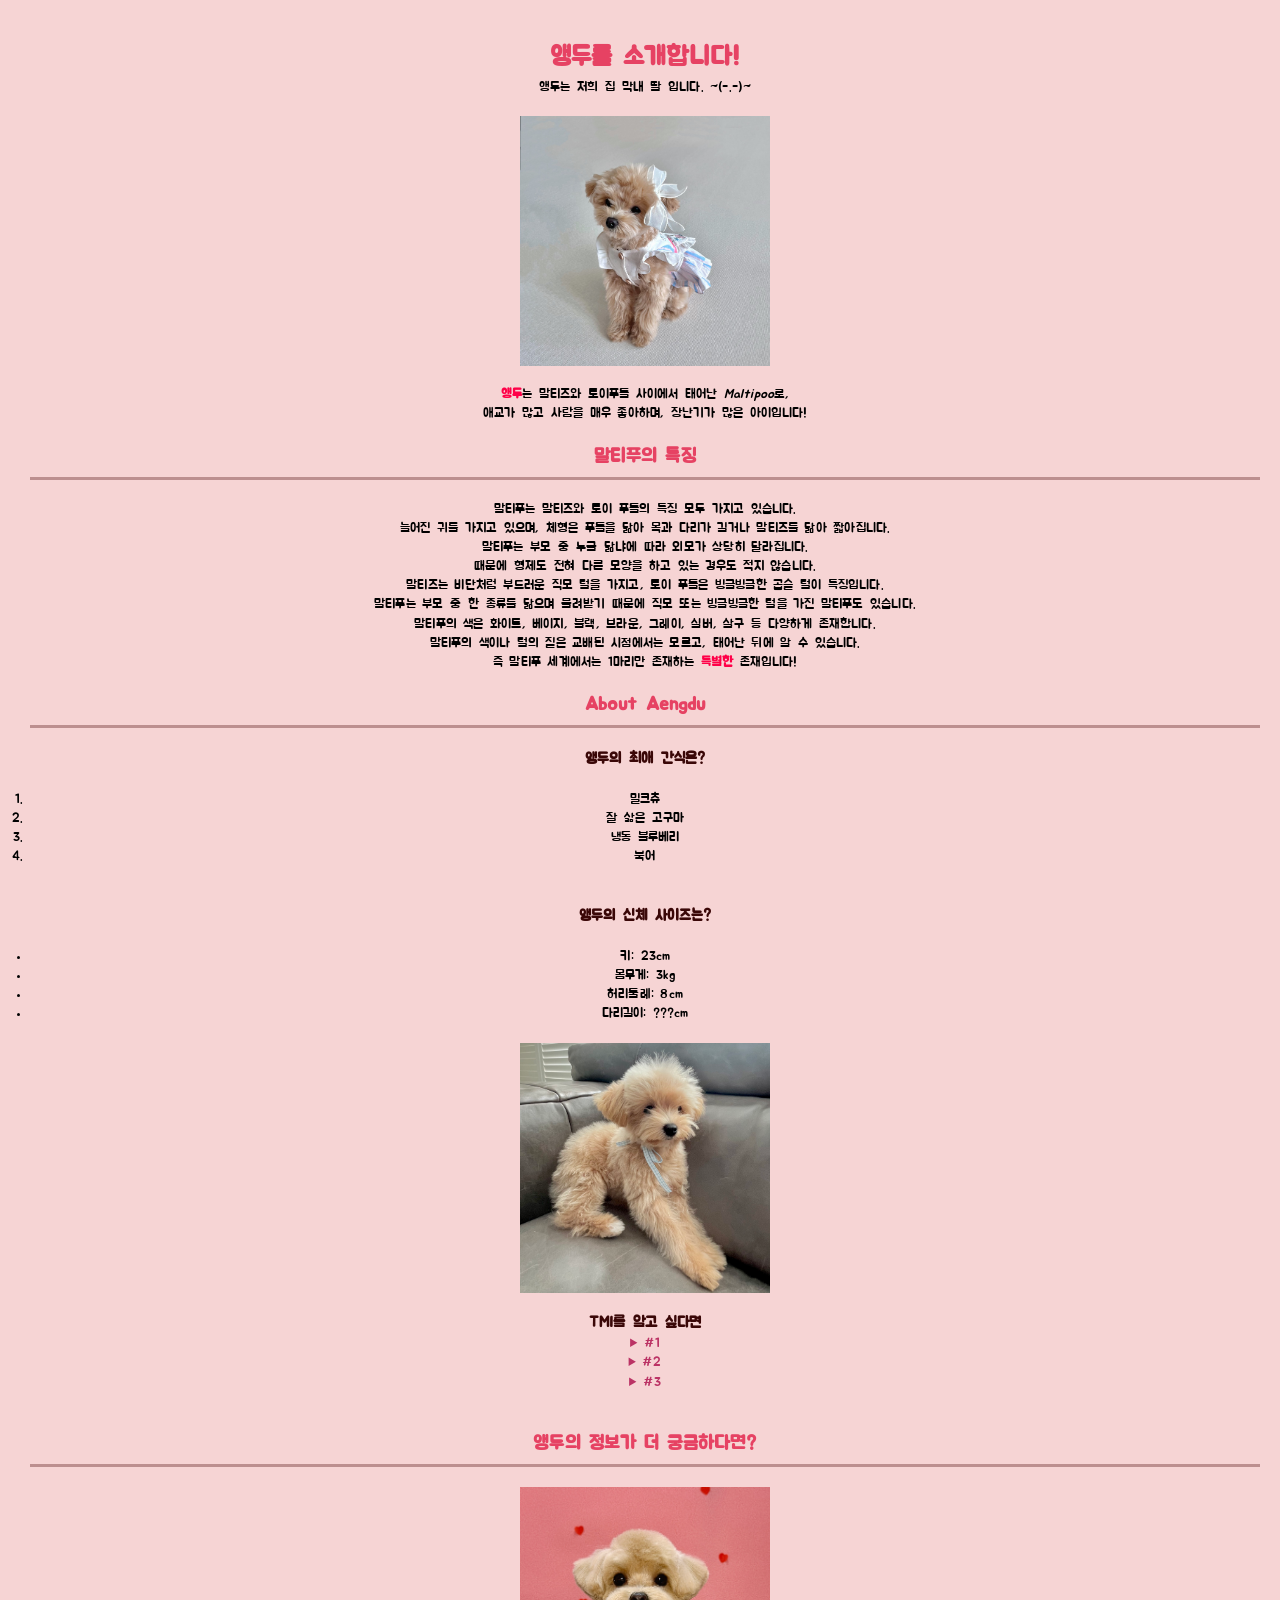
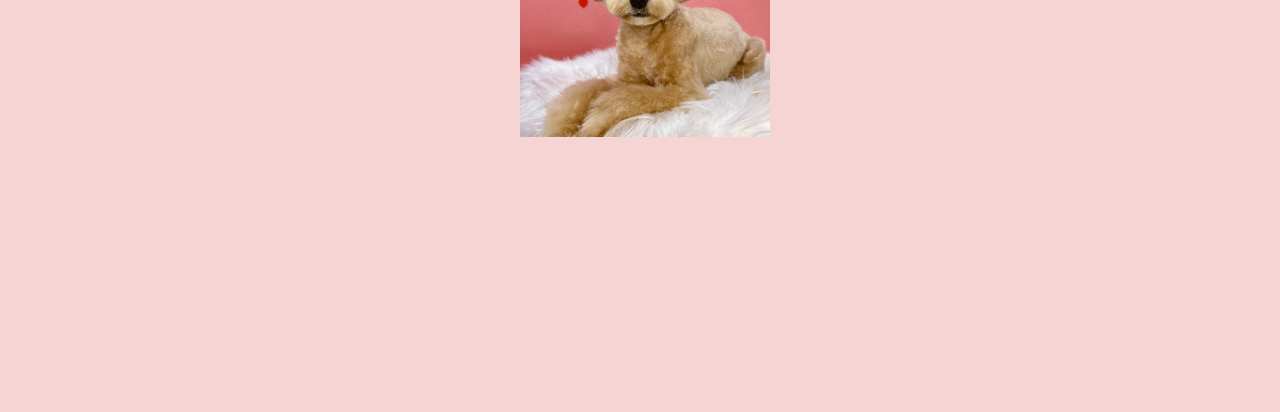
<file: index.html>
<!DOCTYPE html>
<html lang="en">
<head>
    <meta charset="UTF-8">
    <meta name="viewport" content="width=device-width, initial-scale=1.0">
    <link rel="stylesheet" href="style.css" />
    <link rel="<link rel="preconnect" href="https://fonts.googleapis.com">
    <link href="https://fonts.googleapis.com/css2?family=Fontdiner+Swanky&family=Jua&family=Turret+Road:wght@200;300;400;500;700;800&display=swap" rel="stylesheet">
    <title>Introducing Aengdu</title>
</head>
<body>
    <br />
    <h1 class="reveal">앵두를 소개합니다!</h1>
    <p class="reveal">앵두는 저희 집 막내 딸 입니다. ~(-.-)~</p>
    <br />
    <img class="reveal" src="pretty.jpg" alt="예쁨" width="250px"/>
    <p class="reveal">
    <br/>
    <strong>앵두</strong>는 말티즈와 토이푸들 사이에서 태어난 <i>Maltipoo</i>로, <br/>애교가 많고 사람을 매우 좋아하며, 장난기가 많은 아이입니다!
    </p>
    <div class="instruction">
    </div>
    <br />
    <h2 class="reveal">말티푸의 특징</h2>
    <p class="reveal"> 말티푸는 말티즈와 토이 푸들의 특징 모두 가지고 있습니다. <br/>
    늘어진 귀를 가지고 있으며, 체형은 푸들을 닮아 목과 다리가 길거나 말티즈를 닮아 짧아집니다.<br/>
    말티푸는 부모 중 누굴 닮냐에 따라 외모가 상당히 달라집니다.<br/>
    때문에 형제도 전혀 다른 모양을 하고 있는 경우도 적지 않습니다.<br/>
    ​말티즈는 비단처럼 부드러운 직모 털을 가지고, 토이 푸들은 빙글빙글한 곱슬 털이 특징입니다.<br/>
    말티푸는 부모 중 한 종류를 닮으며 물려받기 때문에 직모 또는 빙글빙글한 털을 가진 말티푸도 있습니다.<br/>
    ​말티푸의 색은 화이트, 베이지, 블랙, 브라운, 그레이, 실버, 살구 등 다양하게 존재합니다.<br/>
    ​말티푸의 색이나 털의 질은 교배된 시점에서는 모르고, 태어난 뒤에 알 수 있습니다.<br/>
    즉 말티푸 세계에서는 1마리만 존재하는 <strong>특별한</strong> 존재입니다!<br/>
    </p>
    </br>
    <h2 class="reveal eng-title">About Aengdu</h2>
    <h3 class="reveal">앵두의 최애 간식은?</h3>
    <br/>
     <ol class="reveal">
      <li>밀크츄</li>
      <li>잘 삶은 고구마</li>
      <li>냉동 블루베리</li>
      <li>북어</li>
     </ol>
     <br/>
     <br/>
    <h3 class="reveal">앵두의 신체 사이즈는?</h3>
    <br/>
      <ul class="reveal">
      <li>키: 23cm</li>
      <li>몸무게: 3kg</li>
      <li>허리둘레: 8cm</li>
      <li>다리길이: ???cm</li>
      <br />
      <img src="longlegs.jpeg" alt="다리" width="250px"/>
    </ul>
    <br/>
    <h3 class="reveal">TMI를 알고 싶다면</h3>
    <details class="reveal">
        <summary>#1</summary>
        <p>머리카락 잘 물어뜯는다.</p>
        <img src="kawaii.jpeg" alt="뺴꼼" width="250px"/>
        </details>
        <details class="reveal"><summary>#2</summary>
        <P>식탐이 많다.</P>
        <img src="bite.jpg" alt="물어" width="250px"/>
        </details>
        <details class="reveal"><summary>#3</summary>
        <P> 서열이 높다.</P>
        <img src="alien.jpeg" alt="외계인" width="250px"/>
    </details>
    <br />
    <br />
<h2 class="reveal">앵두의 정보가 더 궁금하다면?</h2>
<img class="reveal" src="moreinfo.jpg" alt="더더" width="250px"/>
    <br />
    <br />
    <ul class="reveal">
      <li>
        <a href="https://namu.wiki/w/말티푸"> -> 말티푸 알아보기</a> </li>
        <li>
        <a href="https://www.instagram.com/aengdu_son?utm_source=ig_web_button_share_sheet&igsh=ZDNlZDc0MzIxNw==">앵두의 인스타</a>
      </li>
      <li>
        <a href="tel:010-7232-7475">앵두맘의 전화번호</a>
      </li>
      <li>
        <a href="#top">처음으로</a>
      </li>
    </ul>
    <br />
    <br />
<div>
    <p class="reveal">이 웹사이트가 마음에 드신다면 <strong>좋아요</strong> 를 눌러주세요!</p>
    <menu class="reveal">
        <ol>
            <button type="button" onclick="showHeart()">좋아요</button>
            <span id="heart"></span> <br/>
            <button type="button" onclick="showSad()">싫어요</button>
            <span id="sad"></span>
         </ol>
    </menu>
</div>
</br>
<br/>
<script>
    const observer = new IntersectionObserver((entries) => {
        entries.forEach(entry => {
            if (entry.isIntersecting) {
                entry.target.classList.add('visible');
            }
        });
    }, { threshold: 0.15 });

    document.querySelectorAll('.reveal').forEach(el => observer.observe(el));

    function showHeart() {
        document.getElementById('heart').textContent = '❤️';
    }
    function showSad() {
        document.getElementById('sad').textContent = '😭';
    }
</script>
</body>
</html>
</file>
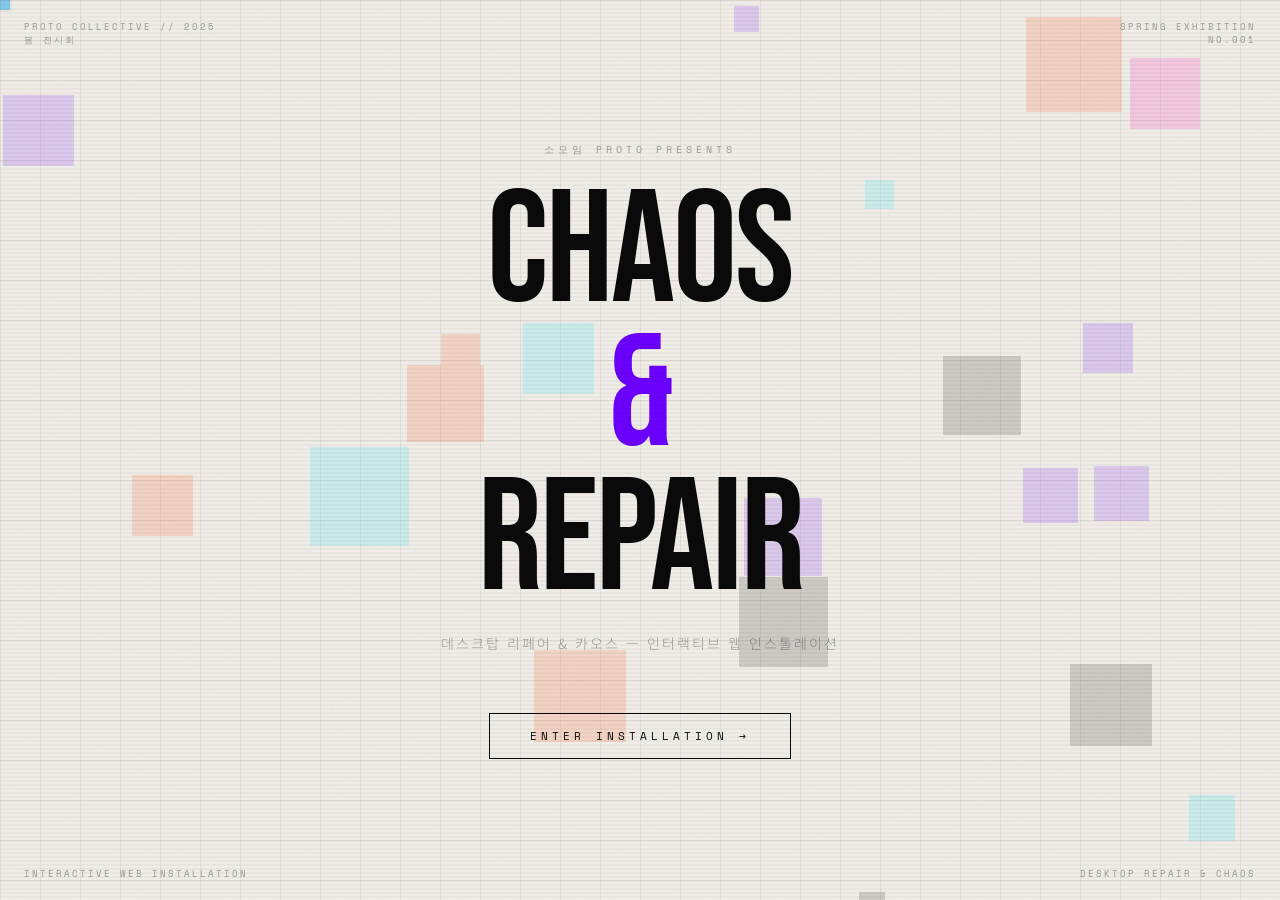
<file: Taeheeexample.html>
<!DOCTYPE html>
<html lang="ko">
<head>
<meta charset="UTF-8">
<meta name="viewport" content="width=device-width, initial-scale=1.0">
<title>PROTO // SPRING EXHIBIT 2025</title>
<style>
  @import url('https://fonts.googleapis.com/css2?family=Space+Mono:ital,wght@0,400;0,700;1,400&family=Bebas+Neue&family=Noto+Sans+KR:wght@300;400;700&display=swap');

  :root {
    --bg: #f0ede8;
    --black: #0a0a0a;
    --white: #fafafa;
    --purple: #6b00ff;
    --orange: #ff4500;
    --cyan: #00e5ff;
    --magenta: #ff00aa;
    --gray: #999;
  }

  * { margin: 0; padding: 0; box-sizing: border-box; }

  body {
    background: var(--bg);
    font-family: 'Space Mono', monospace;
    overflow: hidden;
    width: 100vw;
    height: 100vh;
    cursor: none;
  }

  /* ── CUSTOM CURSOR ── */
  #cursor {
    position: fixed;
    width: 20px; height: 20px;
    border: 2px solid var(--black);
    border-radius: 50%;
    pointer-events: none;
    z-index: 99999;
    transform: translate(-50%, -50%);
    transition: transform 0.05s, width 0.1s, height 0.1s;
    mix-blend-mode: difference;
    background: rgba(255,255,255,0.8);
  }
  #cursor.hammer { border-radius: 2px; width: 24px; height: 24px; background: rgba(255,69,0,0.5); }
  #cursor.spray  { border-radius: 50%; width: 30px; height: 30px; background: rgba(107,0,255,0.3); border-style: dashed; }
  #cursor.tape   { border-radius: 0; width: 40px; height: 8px; background: rgba(0,229,255,0.5); }
  #cursor.stitch { border-radius: 50% 0; width: 16px; height: 16px; background: rgba(255,0,170,0.5); }
  #cursor.gun    { border-radius: 0; width: 6px; height: 6px; background: red; }

  /* ── SCANLINES overlay ── */
  body::after {
    content: '';
    position: fixed; inset: 0;
    background: repeating-linear-gradient(0deg, transparent, transparent 2px, rgba(0,0,0,0.03) 2px, rgba(0,0,0,0.03) 4px);
    pointer-events: none;
    z-index: 9000;
  }

  /* ══════════════════════
     SCREEN 1: COVER
  ══════════════════════ */
  #cover {
    position: fixed; inset: 0;
    display: flex; flex-direction: column;
    align-items: center; justify-content: center;
    background: var(--bg);
    z-index: 100;
    cursor: none;
  }

  .cover-noise {
    position: absolute; inset: 0;
    background-image: url("data:image/svg+xml,%3Csvg viewBox='0 0 256 256' xmlns='http://www.w3.org/2000/svg'%3E%3Cfilter id='n'%3E%3CfeTurbulence type='fractalNoise' baseFrequency='0.9' numOctaves='4' stitchTiles='stitch'/%3E%3C/filter%3E%3Crect width='100%25' height='100%25' filter='url(%23n)' opacity='0.05'/%3E%3C/svg%3E");
    opacity: 0.4;
  }

  .cover-grid {
    position: absolute; inset: 0;
    background-image: linear-gradient(rgba(0,0,0,0.06) 1px, transparent 1px),
                      linear-gradient(90deg, rgba(0,0,0,0.06) 1px, transparent 1px);
    background-size: 40px 40px;
  }

  /* Glitchy image tiles in background */
  .bg-tiles {
    position: absolute; inset: 0;
    overflow: hidden;
    opacity: 0.15;
  }
  .bg-tile {
    position: absolute;
    background: var(--purple);
    animation: tileDrift 8s infinite alternate ease-in-out;
  }

  @keyframes tileDrift {
    0%   { transform: translate(0,0) rotate(0deg); opacity: 0.3; }
    100% { transform: translate(10px,5px) rotate(2deg); opacity: 0.6; }
  }

  .cover-tag {
    font-size: 10px;
    letter-spacing: 4px;
    color: var(--gray);
    text-transform: uppercase;
    margin-bottom: 24px;
    position: relative;
  }

  .cover-title {
    font-family: 'Bebas Neue', sans-serif;
    font-size: clamp(80px, 15vw, 160px);
    color: var(--black);
    line-height: 0.9;
    text-align: center;
    position: relative;
    letter-spacing: -2px;
  }

  .cover-title span {
    display: block;
    position: relative;
  }

  .cover-title .glitch-layer {
    position: absolute; top: 0; left: 0; right: 0;
    color: var(--purple);
    clip-path: polygon(0 30%, 100% 30%, 100% 50%, 0 50%);
    animation: glitchSlide 4s infinite;
    opacity: 0;
  }
  .cover-title .glitch-layer2 {
    position: absolute; top: 0; left: 0; right: 0;
    color: var(--orange);
    clip-path: polygon(0 60%, 100% 60%, 100% 75%, 0 75%);
    animation: glitchSlide2 4s infinite;
    opacity: 0;
  }

  @keyframes glitchSlide {
    0%, 85%, 100% { opacity: 0; transform: translateX(0); }
    86% { opacity: 1; transform: translateX(-5px); }
    87% { opacity: 1; transform: translateX(5px); }
    88% { opacity: 0; }
    92% { opacity: 1; transform: translateX(-3px); }
    93% { opacity: 0; }
  }
  @keyframes glitchSlide2 {
    0%, 88%, 100% { opacity: 0; transform: translateX(0); }
    89% { opacity: 1; transform: translateX(4px); }
    91% { opacity: 0; }
  }

  .cover-sub {
    font-family: 'Noto Sans KR', sans-serif;
    font-weight: 300;
    font-size: 14px;
    color: var(--gray);
    margin-top: 20px;
    letter-spacing: 2px;
  }

  .cover-cta {
    margin-top: 60px;
    padding: 14px 40px;
    border: 1.5px solid var(--black);
    background: transparent;
    font-family: 'Space Mono', monospace;
    font-size: 11px;
    letter-spacing: 4px;
    text-transform: uppercase;
    cursor: none;
    position: relative;
    overflow: hidden;
    transition: color 0.2s;
    color: var(--black);
  }
  .cover-cta::before {
    content: '';
    position: absolute; inset: 0;
    background: var(--black);
    transform: translateX(-100%);
    transition: transform 0.3s ease;
  }
  .cover-cta:hover::before { transform: translateX(0); }
  .cover-cta:hover { color: var(--white); }
  .cover-cta span { position: relative; z-index: 1; }

  .cover-corner {
    position: absolute;
    font-size: 9px;
    letter-spacing: 2px;
    color: var(--gray);
    font-family: 'Space Mono', monospace;
  }
  .cover-corner.tl { top: 20px; left: 24px; }
  .cover-corner.tr { top: 20px; right: 24px; text-align: right; }
  .cover-corner.bl { bottom: 20px; left: 24px; }
  .cover-corner.br { bottom: 20px; right: 24px; text-align: right; }

  /* ══════════════════════
     SCREEN 2: TOOL SELECT
  ══════════════════════ */
  #tool-select {
    position: fixed; inset: 0;
    display: none;
    flex-direction: column;
    align-items: center; justify-content: center;
    background: var(--black);
    z-index: 90;
  }

  .ts-header {
    font-family: 'Bebas Neue', sans-serif;
    font-size: clamp(48px, 8vw, 100px);
    color: var(--white);
    letter-spacing: 8px;
    margin-bottom: 8px;
    animation: tsIn 0.6s cubic-bezier(.16,1,.3,1) both;
  }
  .ts-sub {
    font-size: 10px;
    color: var(--gray);
    letter-spacing: 4px;
    margin-bottom: 60px;
    animation: tsIn 0.6s 0.1s cubic-bezier(.16,1,.3,1) both;
  }
  @keyframes tsIn {
    from { transform: translateY(30px); opacity: 0; }
    to   { transform: translateY(0); opacity: 1; }
  }

  .tools-grid {
    display: grid;
    grid-template-columns: repeat(3, 160px);
    gap: 16px;
    animation: tsIn 0.6s 0.2s cubic-bezier(.16,1,.3,1) both;
  }

  .tool-card {
    border: 1px solid #333;
    padding: 24px 16px;
    text-align: center;
    cursor: none;
    transition: border-color 0.2s, background 0.2s;
    position: relative;
    overflow: hidden;
  }
  .tool-card::before {
    content: '';
    position: absolute; inset: 0;
    opacity: 0;
    transition: opacity 0.2s;
  }
  .tool-card:hover { border-color: var(--white); }
  .tool-card:hover::before { opacity: 0.08; background: var(--white); }

  .tool-card .icon { font-size: 36px; margin-bottom: 12px; display: block; }
  .tool-card .name {
    font-family: 'Space Mono', monospace;
    font-size: 11px;
    letter-spacing: 3px;
    color: var(--white);
    text-transform: uppercase;
  }
  .tool-card .desc {
    font-size: 9px;
    color: #555;
    margin-top: 6px;
    letter-spacing: 1px;
    line-height: 1.5;
  }
  .tool-card.selected {
    border-color: var(--cyan);
    background: rgba(0,229,255,0.05);
  }
  .tool-card.selected .name { color: var(--cyan); }

  .ts-confirm {
    margin-top: 40px;
    padding: 14px 48px;
    border: 1px solid #444;
    background: transparent;
    font-family: 'Space Mono', monospace;
    font-size: 10px;
    letter-spacing: 4px;
    color: #666;
    cursor: none;
    transition: all 0.2s;
    animation: tsIn 0.6s 0.3s cubic-bezier(.16,1,.3,1) both;
  }
  .ts-confirm.ready {
    border-color: var(--white);
    color: var(--white);
  }
  .ts-confirm.ready:hover {
    background: var(--white);
    color: var(--black);
  }

  /* ══════════════════════
     SCREEN 3: MAIN CANVAS
  ══════════════════════ */
  #main-canvas {
    position: fixed; inset: 0;
    display: none;
    background: var(--bg);
    overflow: hidden;
  }

  /* Desktop elements */
  .desktop-el {
    position: absolute;
    font-family: 'Space Mono', monospace;
    font-size: 11px;
    pointer-events: none;
    user-select: none;
  }

  .sys-text {
    color: #888;
    font-size: 9px;
    letter-spacing: 2px;
  }
  .sys-text-dark {
    color: var(--black);
    font-size: 13px;
    font-weight: 700;
  }
  .big-label {
    font-family: 'Bebas Neue', sans-serif;
    font-size: clamp(40px, 6vw, 80px);
    color: var(--black);
    opacity: 0.08;
    letter-spacing: 4px;
  }

  /* HUD toolbar */
  #hud {
    position: fixed;
    bottom: 30px;
    left: 50%;
    transform: translateX(-50%);
    z-index: 500;
    display: flex;
    align-items: center;
    gap: 0;
    background: rgba(10,10,10,0.92);
    border: 1px solid #333;
    backdrop-filter: blur(10px);
  }

  .hud-tool {
    padding: 12px 18px;
    cursor: none;
    border-right: 1px solid #222;
    font-size: 18px;
    transition: background 0.15s;
    position: relative;
  }
  .hud-tool:last-child { border-right: none; }
  .hud-tool:hover { background: #1a1a1a; }
  .hud-tool.active { background: #222; }
  .hud-tool.active::after {
    content: '';
    position: absolute;
    bottom: 0; left: 0; right: 0;
    height: 2px;
    background: var(--cyan);
  }

  .hud-sep {
    width: 1px; height: 40px;
    background: #333;
  }

  .hud-label {
    padding: 0 16px;
    font-size: 9px;
    letter-spacing: 3px;
    color: #555;
    white-space: nowrap;
  }

  .hud-esc {
    padding: 8px 16px;
    font-size: 9px;
    letter-spacing: 2px;
    color: #444;
    border-left: 1px solid #222;
  }

  /* Fragments / effects container */
  #effects-layer {
    position: fixed; inset: 0;
    pointer-events: none;
    z-index: 200;
    overflow: hidden;
  }

  /* Glass shard */
  .shard {
    position: absolute;
    pointer-events: none;
    animation: shardFall var(--dur) ease-in forwards;
  }
  @keyframes shardFall {
    0%   { transform: translate(0,0) rotate(0deg) scale(1); opacity: 1; }
    100% { transform: translate(var(--dx), var(--dy)) rotate(var(--rot)) scale(0.3); opacity: 0; }
  }

  /* Spray particle */
  .spray-dot {
    position: absolute;
    border-radius: 50%;
    pointer-events: none;
    animation: sprayFade 1.5s ease-out forwards;
  }
  @keyframes sprayFade {
    0%   { transform: scale(1); opacity: 0.8; }
    100% { transform: scale(0.2); opacity: 0; }
  }

  /* Tape strip */
  .tape-strip {
    position: absolute;
    height: 10px;
    background: rgba(0,229,255,0.4);
    border: 1px solid rgba(0,229,255,0.7);
    pointer-events: none;
    box-shadow: 0 0 8px rgba(0,229,255,0.3);
  }

  /* Stitch mark */
  .stitch-mark {
    position: absolute;
    width: 12px; height: 12px;
    border: 1.5px solid var(--magenta);
    transform: rotate(45deg) translate(-50%,-50%);
    pointer-events: none;
    animation: stitchGlow 2s ease-out forwards;
  }
  @keyframes stitchGlow {
    0%   { box-shadow: 0 0 0 0 rgba(255,0,170,0.8); opacity: 1; }
    50%  { box-shadow: 0 0 12px 4px rgba(255,0,170,0.3); }
    100% { opacity: 0.3; }
  }

  /* Bullet hole */
  .bullet-hole {
    position: absolute;
    border-radius: 50%;
    background: radial-gradient(circle, #000 30%, transparent 70%);
    pointer-events: none;
    transform: translate(-50%,-50%);
  }

  /* Repair particle */
  .repair-particle {
    position: absolute;
    width: 4px; height: 4px;
    border-radius: 50%;
    background: var(--cyan);
    pointer-events: none;
    animation: repairFloat var(--dur) ease-out forwards;
    box-shadow: 0 0 6px var(--cyan);
  }
  @keyframes repairFloat {
    0%   { transform: translate(0,0) scale(1); opacity: 1; }
    100% { transform: translate(var(--dx), var(--dy)) scale(0); opacity: 0; }
  }

  /* Crack overlay */
  .crack-overlay {
    position: absolute;
    pointer-events: none;
    z-index: 10;
  }

  /* Screen shake */
  @keyframes screenShake {
    0%  { transform: translate(0,0); }
    15% { transform: translate(-4px, 2px); }
    30% { transform: translate(5px,-3px); }
    45% { transform: translate(-3px, 5px); }
    60% { transform: translate(4px,-1px); }
    75% { transform: translate(-2px, 3px); }
    100%{ transform: translate(0,0); }
  }
  .shaking { animation: screenShake 0.12s ease both; }

  /* Color invert flash */
  @keyframes invertFlash {
    0%,100% { filter: none; }
    50% { filter: invert(1) hue-rotate(90deg); }
  }
  .invert-flash { animation: invertFlash 0.1s ease both; }

  /* Repair sparkle ring */
  @keyframes sparkleRing {
    0%   { transform: translate(-50%,-50%) scale(0); opacity: 1; }
    100% { transform: translate(-50%,-50%) scale(3); opacity: 0; }
  }
  .sparkle-ring {
    position: absolute;
    width: 40px; height: 40px;
    border-radius: 50%;
    border: 2px solid var(--cyan);
    pointer-events: none;
    animation: sparkleRing 0.6s ease-out forwards;
    box-shadow: 0 0 10px var(--cyan);
  }

  /* Instruction bar */
  #instruction {
    position: fixed;
    top: 20px;
    left: 50%;
    transform: translateX(-50%);
    font-size: 9px;
    letter-spacing: 3px;
    color: #aaa;
    z-index: 500;
    background: rgba(250,250,250,0.8);
    padding: 6px 20px;
    backdrop-filter: blur(8px);
    border: 1px solid rgba(0,0,0,0.08);
    white-space: nowrap;
  }

  /* Damage tiles */
  .damage-tile {
    position: absolute;
    pointer-events: none;
    z-index: 5;
  }

  /* corner labels */
  #corner-tl {
    position: fixed; top: 20px; left: 24px;
    font-size: 9px; letter-spacing: 2px; color: #aaa;
    z-index: 500;
  }
  #corner-br {
    position: fixed; bottom: 90px; right: 24px;
    font-size: 9px; letter-spacing: 2px; color: #aaa;
    z-index: 500; text-align: right;
  }

</style>
</head>
<body>

<div id="cursor"></div>

<!-- ── COVER ── -->
<div id="cover">
  <div class="cover-noise"></div>
  <div class="cover-grid"></div>
  <div class="bg-tiles" id="bgTiles"></div>

  <div class="cover-corner tl">PROTO COLLECTIVE // 2025<br>봄 전시회</div>
  <div class="cover-corner tr">SPRING EXHIBITION<br>NO.001</div>
  <div class="cover-corner bl">INTERACTIVE WEB INSTALLATION</div>
  <div class="cover-corner br">DESKTOP REPAIR &amp; CHAOS</div>

  <div class="cover-tag">소모임 proto presents</div>

  <div class="cover-title">
    <span>
      CHAOS
      <div class="glitch-layer">CHAOS</div>
      <div class="glitch-layer2">CHAOS</div>
    </span>
    <span style="color: var(--purple);">&amp;</span>
    <span>REPAIR</span>
  </div>

  <div class="cover-sub">데스크탑 리페어 & 카오스 — 인터랙티브 웹 인스톨레이션</div>

  <button class="cover-cta" id="enterBtn"><span>ENTER INSTALLATION →</span></button>
</div>

<!-- ── TOOL SELECT ── -->
<div id="tool-select">
  <div class="ts-header">CHOOSE YOUR TOOL</div>
  <div class="ts-sub">도구를 선택하여 화면을 파괴하거나 복구하세요</div>

  <div class="tools-grid" id="toolsGrid">
    <div class="tool-card" data-tool="hammer">
      <span class="icon">🔨</span>
      <div class="name">HAMMER</div>
      <div class="desc">충격 & 유리 파편<br>화면 분쇄</div>
    </div>
    <div class="tool-card" data-tool="spray">
      <span class="icon">🎨</span>
      <div class="name">SPRAY</div>
      <div class="desc">컬러 스프레이<br>카오스 색채</div>
    </div>
    <div class="tool-card" data-tool="gun">
      <span class="icon">🔫</span>
      <div class="name">GUN</div>
      <div class="desc">총알 구멍<br>파괴적 정확성</div>
    </div>
    <div class="tool-card" data-tool="tape">
      <span class="icon">📎</span>
      <div class="name">TAPE</div>
      <div class="desc">반창고 수리<br>균열 봉합</div>
    </div>
    <div class="tool-card" data-tool="stitch">
      <span class="icon">🧵</span>
      <div class="name">STITCH</div>
      <div class="desc">바느질 복구<br>섬세한 수선</div>
    </div>
    <div class="tool-card" data-tool="repair">
      <span class="icon">✨</span>
      <div class="name">REPAIR</div>
      <div class="desc">마법 복구<br>입자 치유</div>
    </div>
  </div>

  <button class="ts-confirm" id="tsConfirm">SELECT A TOOL TO CONTINUE</button>
</div>

<!-- ── MAIN CANVAS ── -->
<div id="main-canvas">
  <div id="instruction">CLICK TO INTERACT — ESC: RESET — TAB: CHANGE TOOL</div>
  <div id="corner-tl">PROTO // SPRING 2025</div>
  <div id="corner-br">DESKTOP REPAIR &amp; CHAOS<br>인터랙티브 인스톨레이션</div>

  <!-- Desktop background elements -->
  <div class="desktop-el big-label" style="top:10%; left:5%">SYSTEM</div>
  <div class="desktop-el big-label" style="bottom:15%; right:5%">ERROR</div>
  <div class="desktop-el sys-text" style="top:22%; left:8%">// PROCESS_ID: 0x4F2A<br>// STATUS: UNSTABLE<br>// MEM: 89% FULL</div>
  <div class="desktop-el sys-text" style="bottom:28%; right:8%; text-align:right">08 10 2000<br>this is my today<br>//dotLAB//</div>
  <div class="desktop-el sys-text-dark" style="top:45%; left:50%; transform:translate(-50%,-50%); text-align:center; opacity:0.06; font-family:'Bebas Neue',sans-serif; font-size:clamp(60px,10vw,120px); letter-spacing:8px">CHAOS<br>&amp; REPAIR</div>
  <div class="desktop-el sys-text" style="top:15%; right:12%">LIMM-V03 // PROTO<br>currently a thursday night<br>your love feels synthetic</div>
  <div class="desktop-el sys-text" style="bottom:35%; left:12%">need the real shit<br>why can't you? i put<br>everything i do</div>
  <div class="desktop-el" style="top:30%; left:30%; width:2px; height:180px; background:rgba(0,0,0,0.1)"></div>
  <div class="desktop-el" style="top:20%; right:30%; width:120px; height:1px; background:rgba(0,0,0,0.1)"></div>
  <div class="desktop-el sys-text" style="top:60%; right:20%; text-align:right; opacity:0.7">helloooooo can we talk now<br>4:24 // 1:17 // 9:13</div>
  <!-- Subtle cross marks -->
  <div class="desktop-el" style="top:40%; left:20%; font-size:20px; opacity:0.15; color:var(--orange)">✕</div>
  <div class="desktop-el" style="top:65%; right:25%; font-size:20px; opacity:0.15; color:var(--purple)">+</div>

  <!-- Effects layer (cracks, particles, etc.) -->
  <div id="effects-layer"></div>

  <!-- HUD toolbar -->
  <div id="hud">
    <div class="hud-label">TOOL</div>
    <div class="hud-tool active" data-tool="hammer" id="hudHammer">🔨</div>
    <div class="hud-tool" data-tool="spray" id="hudSpray">🎨</div>
    <div class="hud-tool" data-tool="gun" id="hudGun">🔫</div>
    <div class="hud-tool" data-tool="tape" id="hudTape">📎</div>
    <div class="hud-tool" data-tool="stitch" id="hudStitch">🧵</div>
    <div class="hud-tool" data-tool="repair" id="hudRepair">✨</div>
    <div class="hud-sep"></div>
    <div class="hud-esc">ESC / RESET</div>
  </div>
</div>

<script>
// ── State ──
let currentScreen = 'cover';
let selectedTool = null;
let activeTool = 'hammer';
const sprayColors = ['#6b00ff','#ff4500','#00e5ff','#ff00aa','#ffea00','#00ff88'];

// ── Cursor ──
const $cursor = document.getElementById('cursor');
document.addEventListener('mousemove', e => {
  $cursor.style.left = e.clientX + 'px';
  $cursor.style.top  = e.clientY + 'px';
});

// ── Sound engine (Web Audio API) ──
const AudioCtx = window.AudioContext || window.webkitAudioContext;
let audioCtx;
function getAudio() {
  if (!audioCtx) audioCtx = new AudioCtx();
  return audioCtx;
}

function playHammer() {
  const ac = getAudio();
  const buf = ac.createBuffer(1, ac.sampleRate * 0.12, ac.sampleRate);
  const data = buf.getChannelData(0);
  for (let i = 0; i < data.length; i++) {
    data[i] = (Math.random() * 2 - 1) * Math.max(0, 1 - i / (data.length * 0.2));
  }
  const src = ac.createBufferSource();
  src.buffer = buf;
  const g = ac.createGain();
  g.gain.setValueAtTime(0.6, ac.currentTime);
  g.gain.exponentialRampToValueAtTime(0.01, ac.currentTime + 0.12);
  src.connect(g); g.connect(ac.destination); src.start();
}

function playSpray() {
  const ac = getAudio();
  const buf = ac.createBuffer(1, ac.sampleRate * 0.25, ac.sampleRate);
  const data = buf.getChannelData(0);
  for (let i = 0; i < data.length; i++) {
    data[i] = (Math.random() * 2 - 1) * 0.05 * (1 - i / data.length);
  }
  const src = ac.createBufferSource();
  src.buffer = buf;
  const g = ac.createGain(); g.gain.value = 0.3;
  src.connect(g); g.connect(ac.destination); src.start();
}

function playRepair() {
  const ac = getAudio();
  [0, 4, 7, 12].forEach((semi, i) => {
    const osc = ac.createOscillator();
    const g   = ac.createGain();
    osc.frequency.value = 440 * Math.pow(2, semi / 12);
    osc.type = 'square';
    g.gain.setValueAtTime(0, ac.currentTime + i * 0.06);
    g.gain.linearRampToValueAtTime(0.15, ac.currentTime + i * 0.06 + 0.02);
    g.gain.exponentialRampToValueAtTime(0.001, ac.currentTime + i * 0.06 + 0.2);
    osc.connect(g); g.connect(ac.destination);
    osc.start(ac.currentTime + i * 0.06);
    osc.stop(ac.currentTime + i * 0.06 + 0.25);
  });
}

function playGun() {
  const ac = getAudio();
  const buf = ac.createBuffer(1, ac.sampleRate * 0.08, ac.sampleRate);
  const data = buf.getChannelData(0);
  for (let i = 0; i < data.length; i++) {
    data[i] = (Math.random() * 2 - 1) * Math.pow(Math.max(0, 1 - i / (data.length * 0.05)), 2);
  }
  const src = ac.createBufferSource(); src.buffer = buf;
  const g = ac.createGain(); g.gain.value = 0.8;
  src.connect(g); g.connect(ac.destination); src.start();
}

// ── Background tiles (cover) ──
function buildBgTiles() {
  const container = document.getElementById('bgTiles');
  const colors = ['#6b00ff','#ff4500','#00e5ff','#ff00aa','#0a0a0a'];
  for (let i = 0; i < 20; i++) {
    const d = document.createElement('div');
    const s = 20 + Math.random() * 80;
    d.className = 'bg-tile';
    d.style.cssText = `
      width:${s}px; height:${s}px;
      left:${Math.random()*100}%; top:${Math.random()*100}%;
      background:${colors[Math.floor(Math.random()*colors.length)]};
      animation-delay:${Math.random()*8}s;
      animation-duration:${6+Math.random()*8}s;
    `;
    container.appendChild(d);
  }
}
buildBgTiles();

// ── Screen transitions ──
function showToolSelect() {
  const cover = document.getElementById('cover');
  cover.style.transition = 'opacity 0.4s';
  cover.style.opacity = '0';
  setTimeout(() => {
    cover.style.display = 'none';
    const ts = document.getElementById('tool-select');
    ts.style.display = 'flex';
    currentScreen = 'toolselect';
  }, 400);
}

function showMainCanvas() {
  const ts = document.getElementById('tool-select');
  ts.style.transition = 'opacity 0.3s';
  ts.style.opacity = '0';
  setTimeout(() => {
    ts.style.display = 'none';
    const mc = document.getElementById('main-canvas');
    mc.style.display = 'block';
    activeTool = selectedTool || 'hammer';
    updateHUD();
    updateCursorClass();
    currentScreen = 'main';
  }, 300);
}

// ── Cover button ──
document.getElementById('enterBtn').addEventListener('click', showToolSelect);

// ── Tool select logic ──
document.querySelectorAll('.tool-card').forEach(card => {
  card.addEventListener('click', () => {
    document.querySelectorAll('.tool-card').forEach(c => c.classList.remove('selected'));
    card.classList.add('selected');
    selectedTool = card.dataset.tool;
    const btn = document.getElementById('tsConfirm');
    btn.textContent = `USE ${selectedTool.toUpperCase()} →`;
    btn.classList.add('ready');
  });
});

document.getElementById('tsConfirm').addEventListener('click', () => {
  if (selectedTool) showMainCanvas();
});

// ── HUD tool switching ──
function updateHUD() {
  document.querySelectorAll('.hud-tool').forEach(el => {
    el.classList.toggle('active', el.dataset.tool === activeTool);
  });
}
function updateCursorClass() {
  $cursor.className = activeTool;
  $cursor.style.id = '';
}

document.querySelectorAll('.hud-tool').forEach(el => {
  el.addEventListener('click', () => {
    activeTool = el.dataset.tool;
    updateHUD();
    updateCursorClass();
  });
});

// Tab key cycles tools
const toolOrder = ['hammer','spray','gun','tape','stitch','repair'];
document.addEventListener('keydown', e => {
  if (currentScreen !== 'main') return;
  if (e.key === 'Escape') resetCanvas();
  if (e.key === 'Tab') {
    e.preventDefault();
    const idx = toolOrder.indexOf(activeTool);
    activeTool = toolOrder[(idx + 1) % toolOrder.length];
    updateHUD(); updateCursorClass();
  }
});

// ── Screen shake ──
function shakeScreen() {
  const mc = document.getElementById('main-canvas');
  mc.classList.remove('shaking');
  void mc.offsetWidth;
  mc.classList.add('shaking');
  setTimeout(() => mc.classList.remove('shaking'), 150);
}

function invertFlash() {
  const mc = document.getElementById('main-canvas');
  mc.classList.remove('invert-flash');
  void mc.offsetWidth;
  mc.classList.add('invert-flash');
  setTimeout(() => mc.classList.remove('invert-flash'), 100);
}

// ── Effects ──
const effects = document.getElementById('effects-layer');

function spawnShards(x, y, count = 12) {
  for (let i = 0; i < count; i++) {
    const shard = document.createElement('div');
    shard.className = 'shard';
    const w = 10 + Math.random() * 40;
    const h = 8 + Math.random() * 30;
    const angle = Math.random() * 360;
    const dx = (Math.random() - 0.5) * 200;
    const dy = 60 + Math.random() * 200;
    const rot = (Math.random() - 0.5) * 720;
    const dur = 0.6 + Math.random() * 0.8;

    // Random shard color: mostly glass-like, some color
    const colors = ['rgba(180,220,240,0.7)','rgba(255,255,255,0.6)','rgba(200,200,200,0.5)',
                    'rgba(107,0,255,0.4)','rgba(255,69,0,0.5)','rgba(0,229,255,0.4)'];
    const color = colors[Math.floor(Math.random()*colors.length)];

    shard.style.cssText = `
      left:${x}px; top:${y}px;
      width:${w}px; height:${h}px;
      background:${color};
      border:1px solid rgba(255,255,255,0.5);
      clip-path:polygon(${Math.random()*30}% 0%, 100% ${Math.random()*30}%, ${70+Math.random()*30}% 100%, 0% ${70+Math.random()*30}%);
      transform:rotate(${angle}deg);
      --dx:${dx}px; --dy:${dy}px; --rot:${rot}deg; --dur:${dur}s;
    `;
    effects.appendChild(shard);
    setTimeout(() => shard.remove(), dur * 1000 + 100);
  }
}

function spawnCrack(x, y) {
  const svg = document.createElementNS('http://www.w3.org/2000/svg','svg');
  svg.classList.add('crack-overlay');
  const size = 80 + Math.random() * 100;
  svg.style.cssText = `left:${x - size/2}px; top:${y - size/2}px; width:${size}px; height:${size}px;`;
  svg.setAttribute('viewBox',`0 0 ${size} ${size}`);
  const cx = size/2, cy = size/2;
  let paths = '';
  for (let i = 0; i < 8; i++) {
    const angle = (i / 8) * Math.PI * 2 + Math.random() * 0.4;
    const len = (size * 0.3) + Math.random() * (size * 0.2);
    const ex = cx + Math.cos(angle) * len;
    const ey = cy + Math.sin(angle) * len;
    const mx = cx + Math.cos(angle + 0.3) * len * 0.5;
    const my = cy + Math.sin(angle + 0.3) * len * 0.5;
    paths += `<path d="M${cx},${cy} Q${mx},${my} ${ex},${ey}" stroke="rgba(0,0,0,0.6)" stroke-width="${0.5+Math.random()}" fill="none" opacity="${0.5+Math.random()*0.5}"/>`;
  }
  svg.innerHTML = paths;
  effects.appendChild(svg);
}

function spawnSpray(x, y) {
  const color = sprayColors[Math.floor(Math.random()*sprayColors.length)];
  for (let i = 0; i < 30; i++) {
    const dot = document.createElement('div');
    dot.className = 'spray-dot';
    const r = 2 + Math.random() * 8;
    const offX = (Math.random()-0.5) * 80;
    const offY = (Math.random()-0.5) * 80;
    dot.style.cssText = `
      left:${x + offX}px; top:${y + offY}px;
      width:${r}px; height:${r}px;
      background:${color};
      opacity:${0.4+Math.random()*0.6};
    `;
    effects.appendChild(dot);
    setTimeout(() => dot.remove(), 1500);
  }
  // Permanent spray stain
  const stain = document.createElement('div');
  stain.style.cssText = `
    position:absolute; left:${x}px; top:${y}px;
    width:${20+Math.random()*40}px; height:${20+Math.random()*40}px;
    background:radial-gradient(circle, ${color}88 0%, transparent 70%);
    transform:translate(-50%,-50%);
    pointer-events:none; z-index:3;
  `;
  effects.appendChild(stain);
}

function spawnTape(x, y) {
  const strip = document.createElement('div');
  strip.className = 'tape-strip';
  const w = 80 + Math.random() * 120;
  const rot = (Math.random()-0.5) * 30;
  strip.style.cssText = `
    left:${x - w/2}px; top:${y}px;
    width:${w}px;
    transform:rotate(${rot}deg);
  `;
  effects.appendChild(strip);
}

function spawnStitch(x, y) {
  const mark = document.createElement('div');
  mark.className = 'stitch-mark';
  mark.style.left = x + 'px';
  mark.style.top  = y + 'px';
  effects.appendChild(mark);

  // Draw a stitch line to previous stitch
  if (effects._lastStitch) {
    const lx = effects._lastStitch.x;
    const ly = effects._lastStitch.y;
    const line = document.createElement('div');
    const dist = Math.hypot(x-lx, y-ly);
    const angle = Math.atan2(y-ly, x-lx) * 180 / Math.PI;
    line.style.cssText = `
      position:absolute;
      left:${lx}px; top:${ly}px;
      width:${dist}px; height:2px;
      background: repeating-linear-gradient(90deg, var(--magenta) 0, var(--magenta) 6px, transparent 6px, transparent 10px);
      transform-origin: 0 50%;
      transform: rotate(${angle}deg);
      pointer-events:none;
      opacity:0.7;
    `;
    effects.appendChild(line);
  }
  effects._lastStitch = {x, y};
}

function spawnGunHole(x, y) {
  const hole = document.createElement('div');
  hole.className = 'bullet-hole';
  const r = 6 + Math.random() * 8;
  hole.style.cssText = `left:${x}px; top:${y}px; width:${r*2}px; height:${r*2}px;`;
  effects.appendChild(hole);

  // Cracks around bullet hole
  for (let i = 0; i < 6; i++) {
    const crack = document.createElement('div');
    const angle = (i/6)*360;
    const len   = 20 + Math.random()*30;
    crack.style.cssText = `
      position:absolute; left:${x}px; top:${y}px;
      width:${len}px; height:1px;
      background:rgba(0,0,0,0.5);
      transform-origin:0 50%;
      transform:rotate(${angle}deg);
      pointer-events:none;
    `;
    effects.appendChild(crack);
  }
}

function spawnRepair(x, y) {
  // Sparkle ring
  const ring = document.createElement('div');
  ring.className = 'sparkle-ring';
  ring.style.left = x + 'px';
  ring.style.top  = y + 'px';
  effects.appendChild(ring);
  setTimeout(() => ring.remove(), 700);

  // Particles
  for (let i = 0; i < 20; i++) {
    const p = document.createElement('div');
    p.className = 'repair-particle';
    const angle = Math.random() * Math.PI * 2;
    const dist  = 30 + Math.random() * 80;
    const dx = Math.cos(angle) * dist;
    const dy = Math.sin(angle) * dist - 40;
    const dur = 0.5 + Math.random() * 0.5;
    p.style.cssText = `
      left:${x}px; top:${y}px;
      --dx:${dx}px; --dy:${dy}px; --dur:${dur}s;
    `;
    effects.appendChild(p);
    setTimeout(() => p.remove(), dur * 1000 + 50);
  }

  // Remove nearby damage
  const toRemove = [];
  effects.querySelectorAll('.crack-overlay, .bullet-hole, .spray-dot').forEach(el => {
    const r = el.getBoundingClientRect();
    const cx = r.left + r.width/2;
    const cy = r.top  + r.height/2;
    if (Math.hypot(cx-x, cy-y) < 80) toRemove.push(el);
  });
  toRemove.forEach(el => el.remove());
}

// ── Main canvas click handler ──
document.getElementById('main-canvas').addEventListener('click', e => {
  if (e.target.closest('#hud')) return;
  const x = e.clientX, y = e.clientY;

  switch(activeTool) {
    case 'hammer':
      shakeScreen();
      invertFlash();
      playHammer();
      spawnShards(x, y, 14);
      spawnCrack(x, y);
      break;
    case 'spray':
      playSpray();
      spawnSpray(x, y);
      break;
    case 'gun':
      playGun();
      spawnGunHole(x, y);
      shakeScreen();
      break;
    case 'tape':
      spawnTape(x, y);
      break;
    case 'stitch':
      spawnStitch(x, y);
      break;
    case 'repair':
      playRepair();
      spawnRepair(x, y);
      break;
  }
});

// ── Mousemove for spray (hold) ──
let holding = false;
document.getElementById('main-canvas').addEventListener('mousedown', e => {
  if (e.target.closest('#hud')) return;
  holding = true;
});
document.addEventListener('mouseup', () => { holding = false; });
document.addEventListener('mousemove', e => {
  if (!holding || currentScreen !== 'main') return;
  if (activeTool === 'spray') {
    spawnSpray(e.clientX, e.clientY);
  }
});

// ── Reset ──
function resetCanvas() {
  effects.innerHTML = '';
  effects._lastStitch = null;
}

// ── Init ──
updateCursorClass();
</script>
</body>
</html>
</file>
<file: style.css>
* {
    margin:0;
    padding: 0;
    box-sizing: border-box;
    background-color: rgb(246, 212, 212)
}
eng-title {
    font-family: 'Fontdiner Swanky', sans-serif;
}
h1,
h2 {
   text-align: center;
   color:rgb(230, 66, 99);
}
.instruction {
    color: tomato;
}

h2 {
    border-bottom: 3px solid rosybrown;
    padding-bottom: 5px;
    margin-bottom: 20px;
    text-align: center;
}
body {
    font-size: 1vw;
    font-family: 'Jua', sans-serif;
    letter-spacing: 0.1px;
    word-spacing: 0.2em;
    line-height: 1.5;
    word-break: keep-all;
    padding: 20px;
    padding-left: 30px;
    max-width: 2000px;
    margin: 0 auto;
}
h3 {
    color:rgb(93, 2, 46)
    text-align: center;
}
strong {
    color: rgb(255, 0, 72);
}
p {
    text-align: center;
}
img {
    display: block;
    margin: 0 auto;
}
ol {
    text-align: center;
}
ul {
    text-align: center;
}
li:hover {
    color: rgb(255, 107, 156);
}
h3 {
    text-align: center;
    color: rgb(58, 7, 7)
}
details {
    text-align: center;
}
summary {
    color:rgb(187, 51, 101);
}
h2 {
    text-align: center;
}
menu {
    text-align: center;
}
/* 스크롤 애니메이션 */
.reveal {
    opacity: 0;
    transform: translateY(40px);
    transition: opacity 0.7s ease, transform 0.7s ease;
}

.reveal.visible {
    opacity: 1;
    transform: translateY(0);
}
</file>
